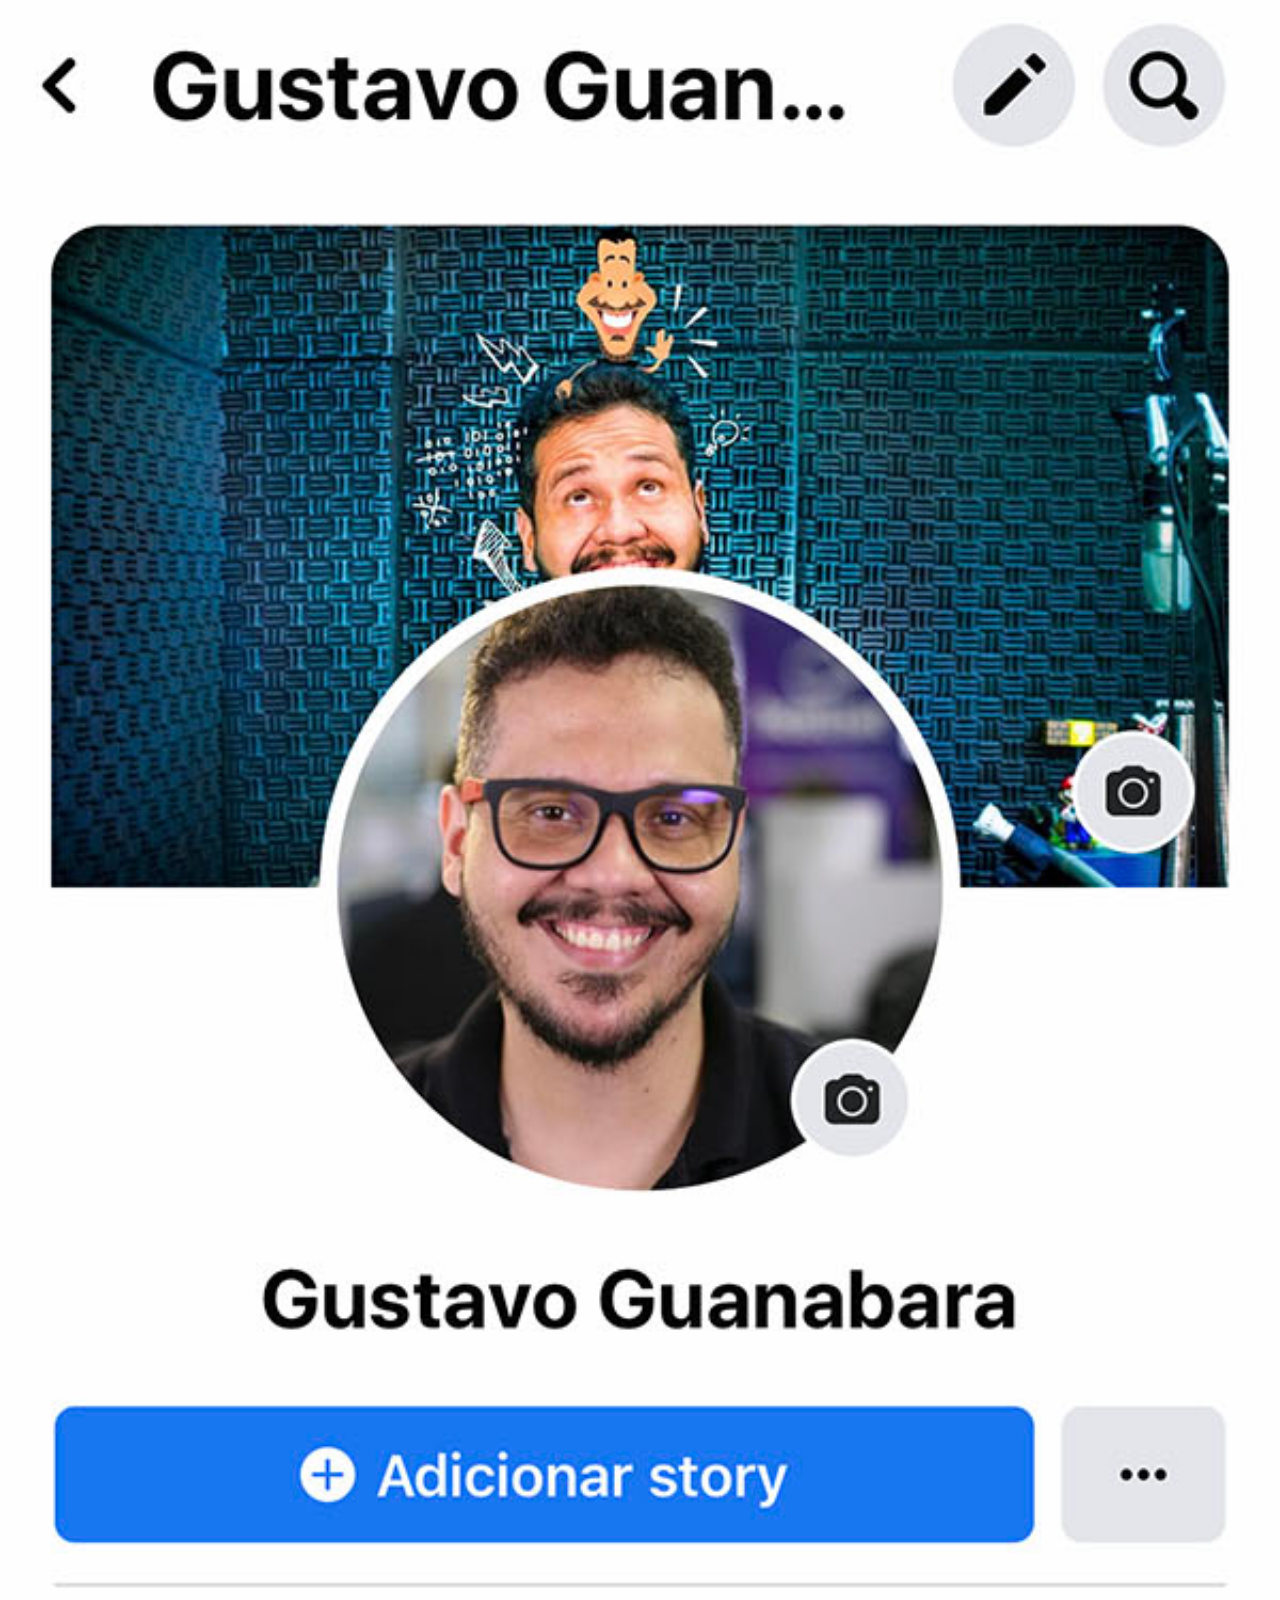
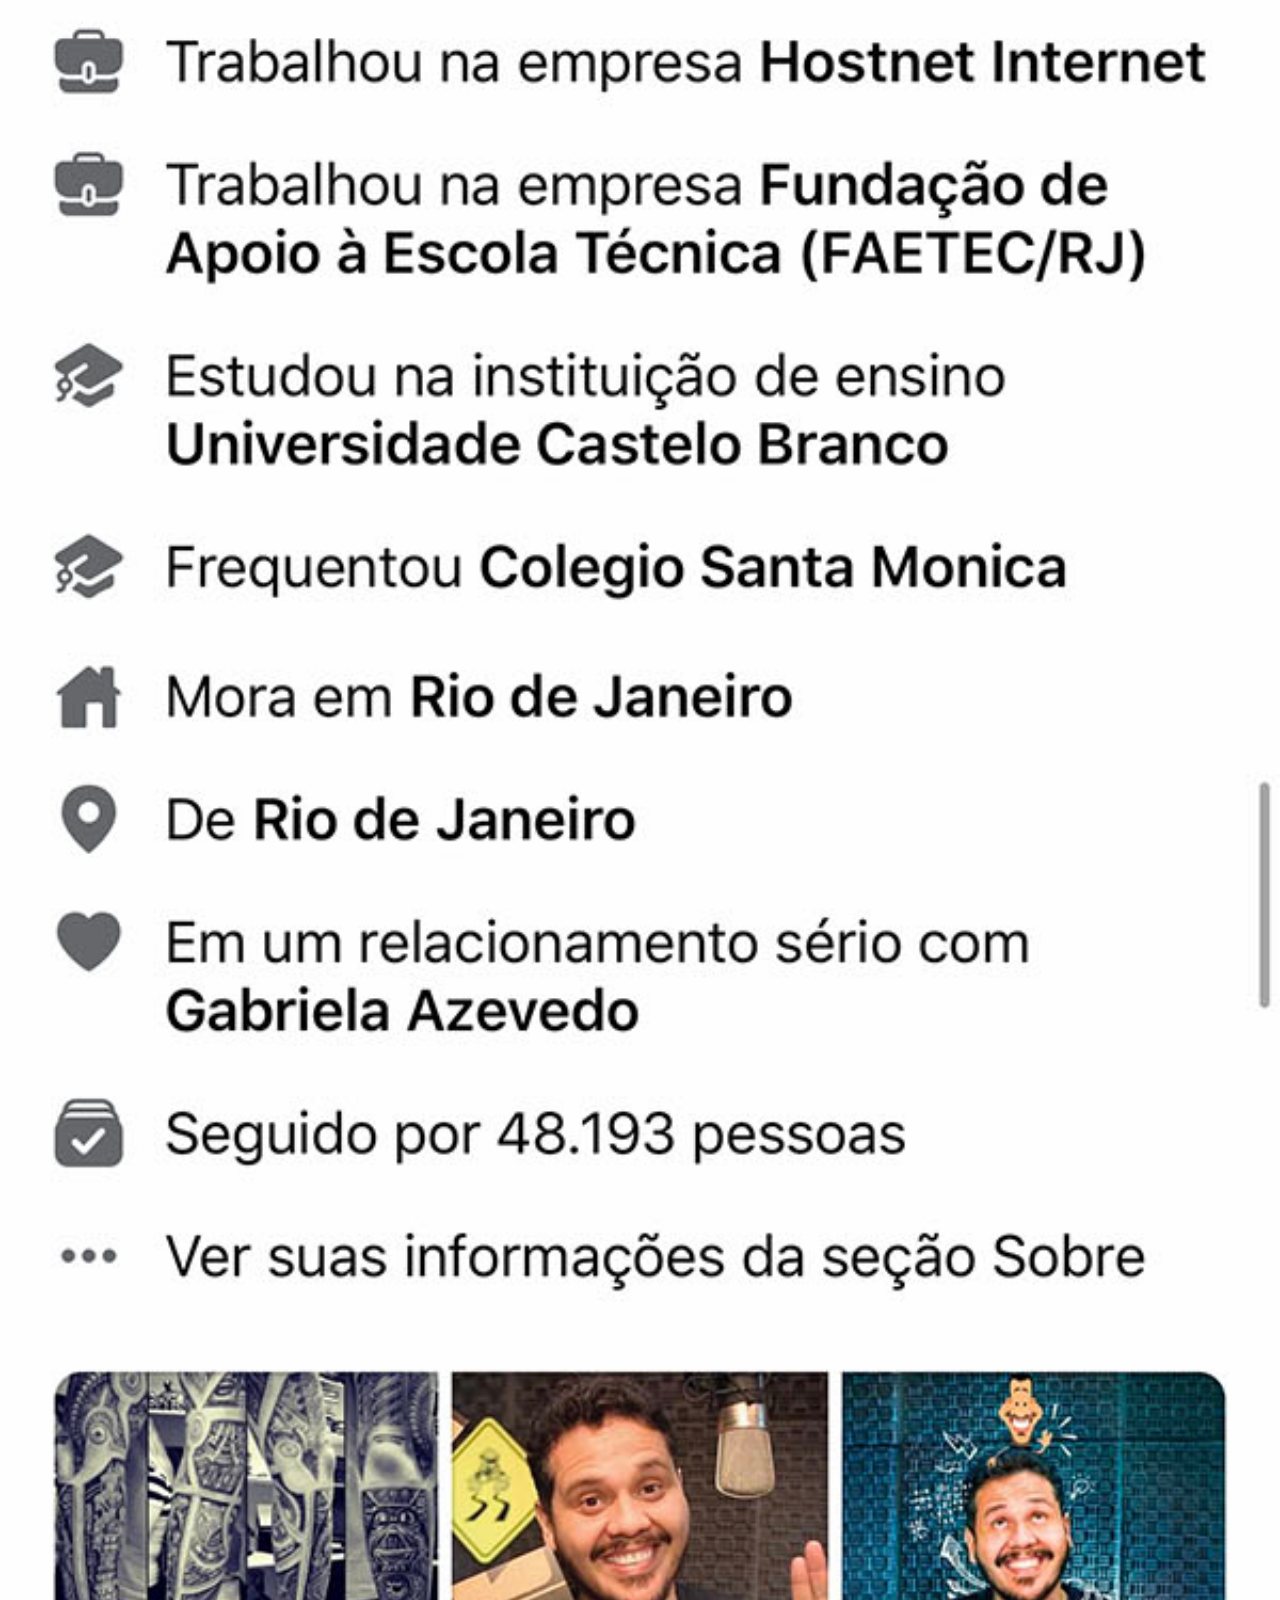
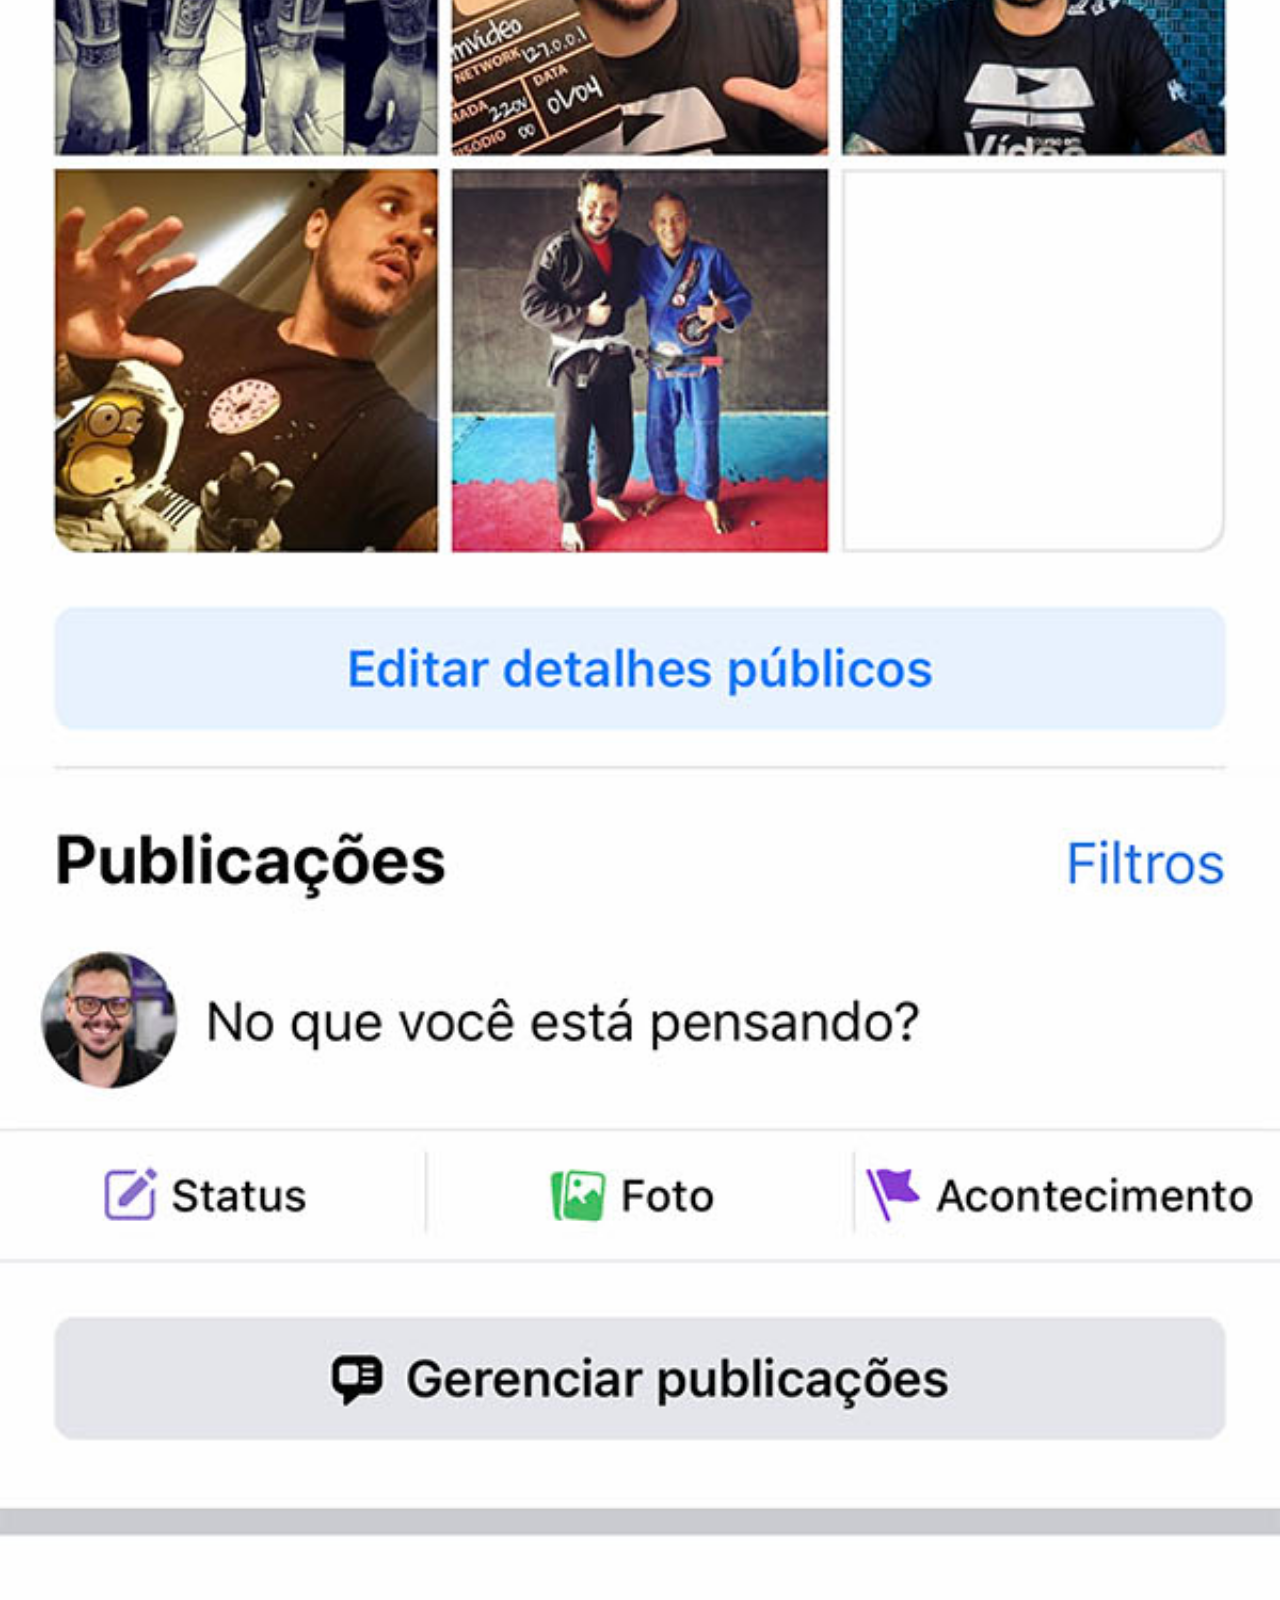
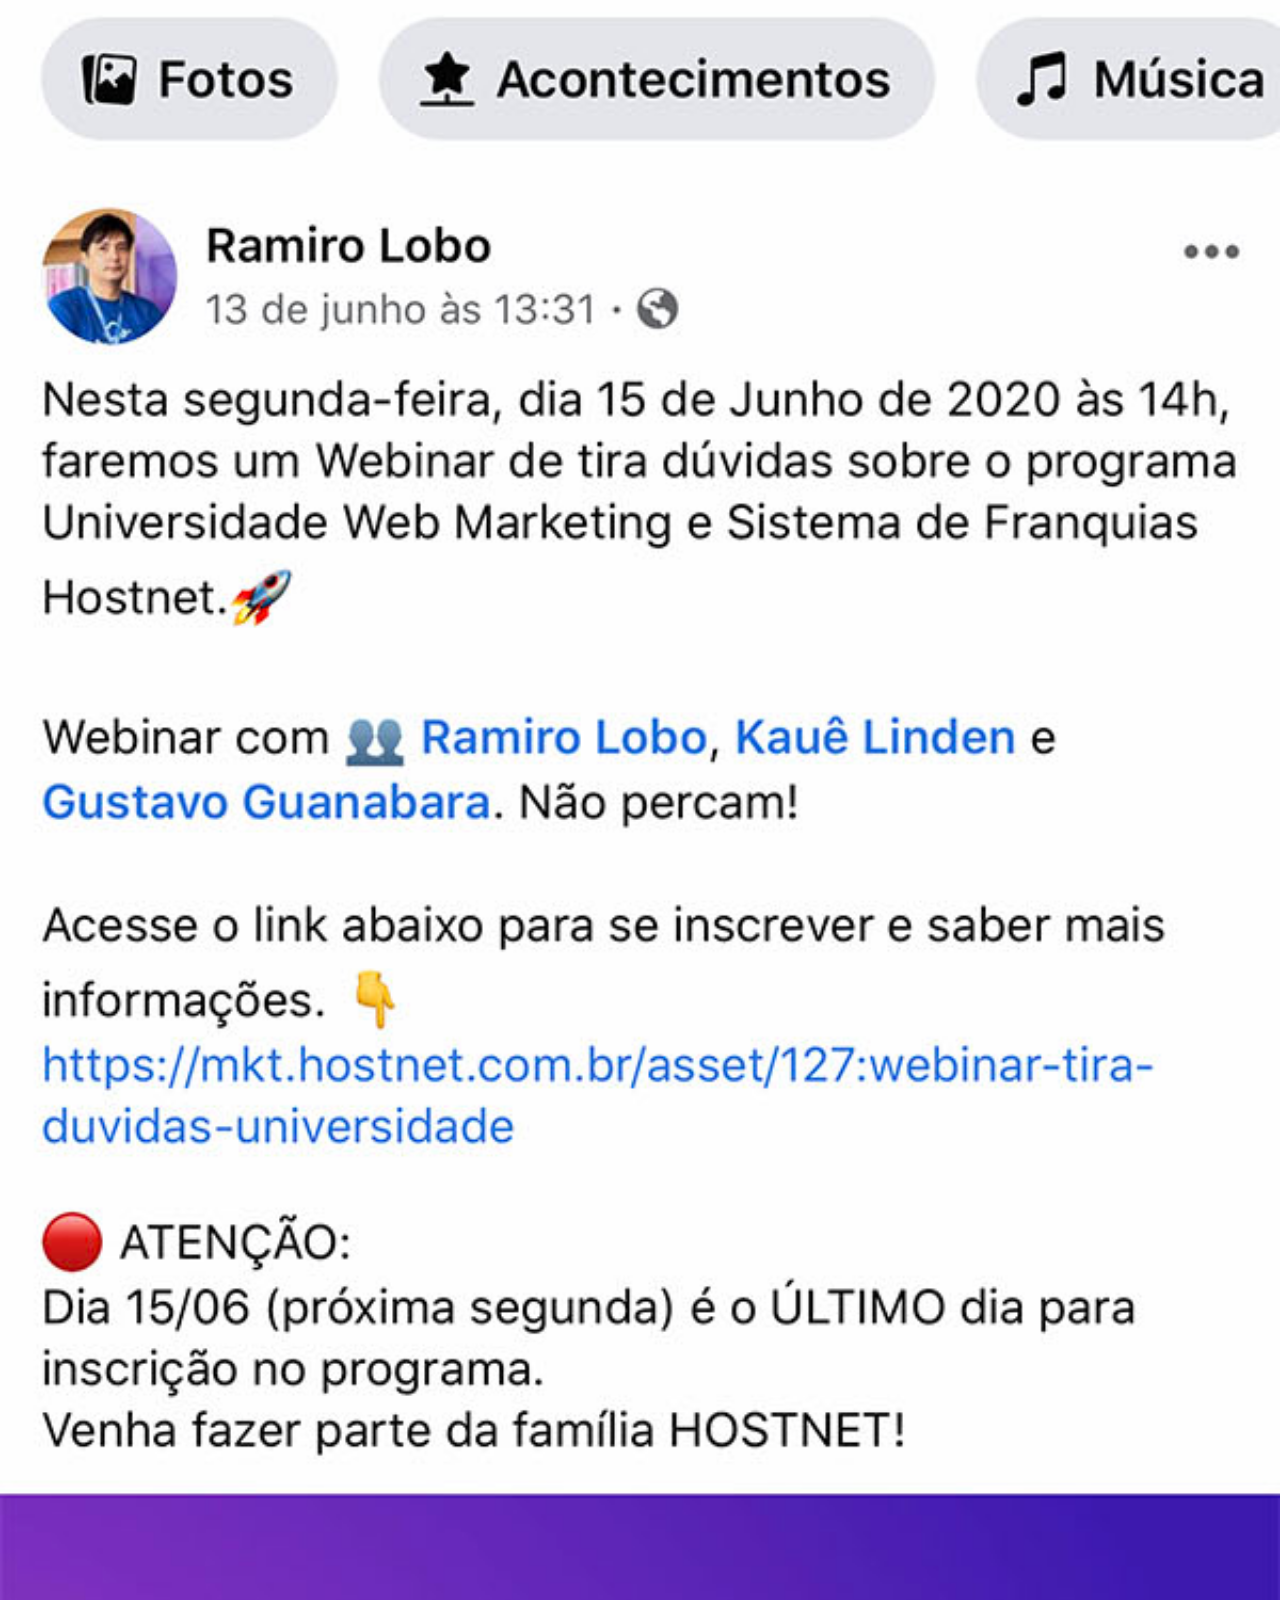
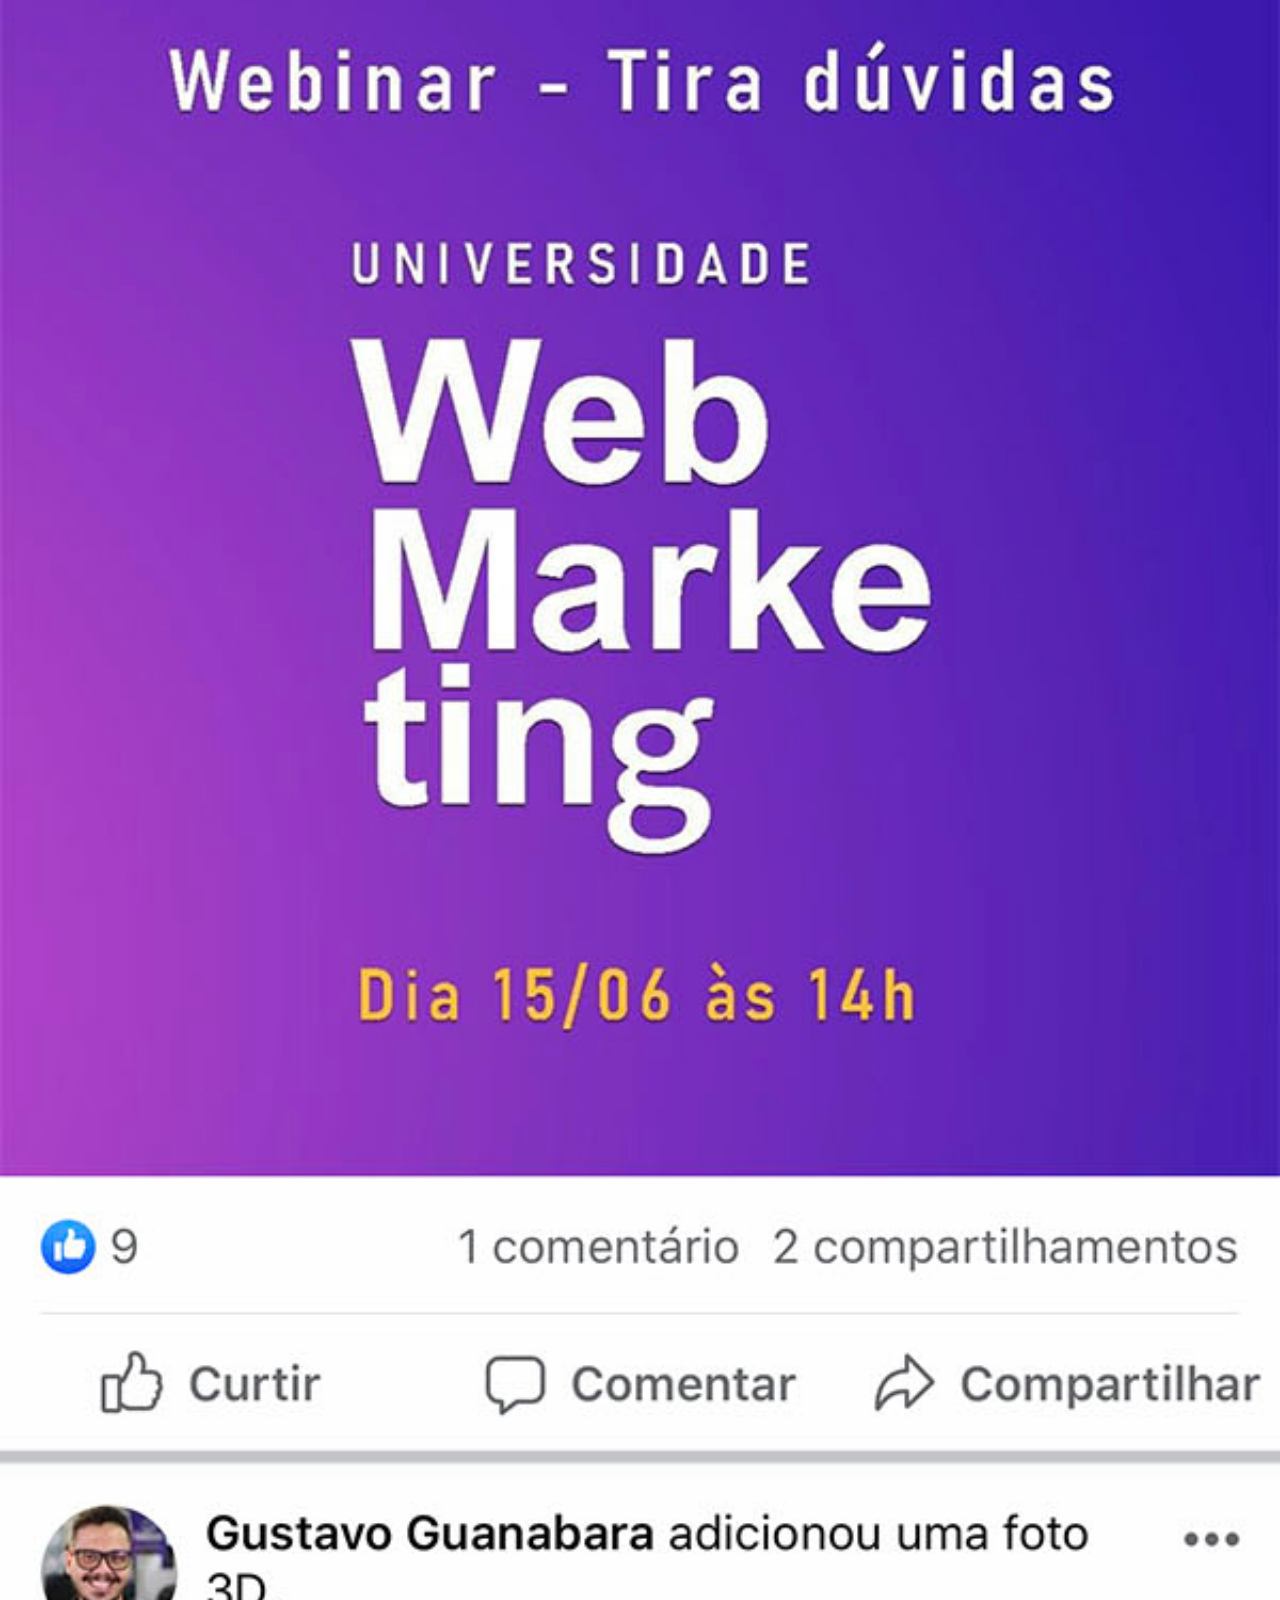
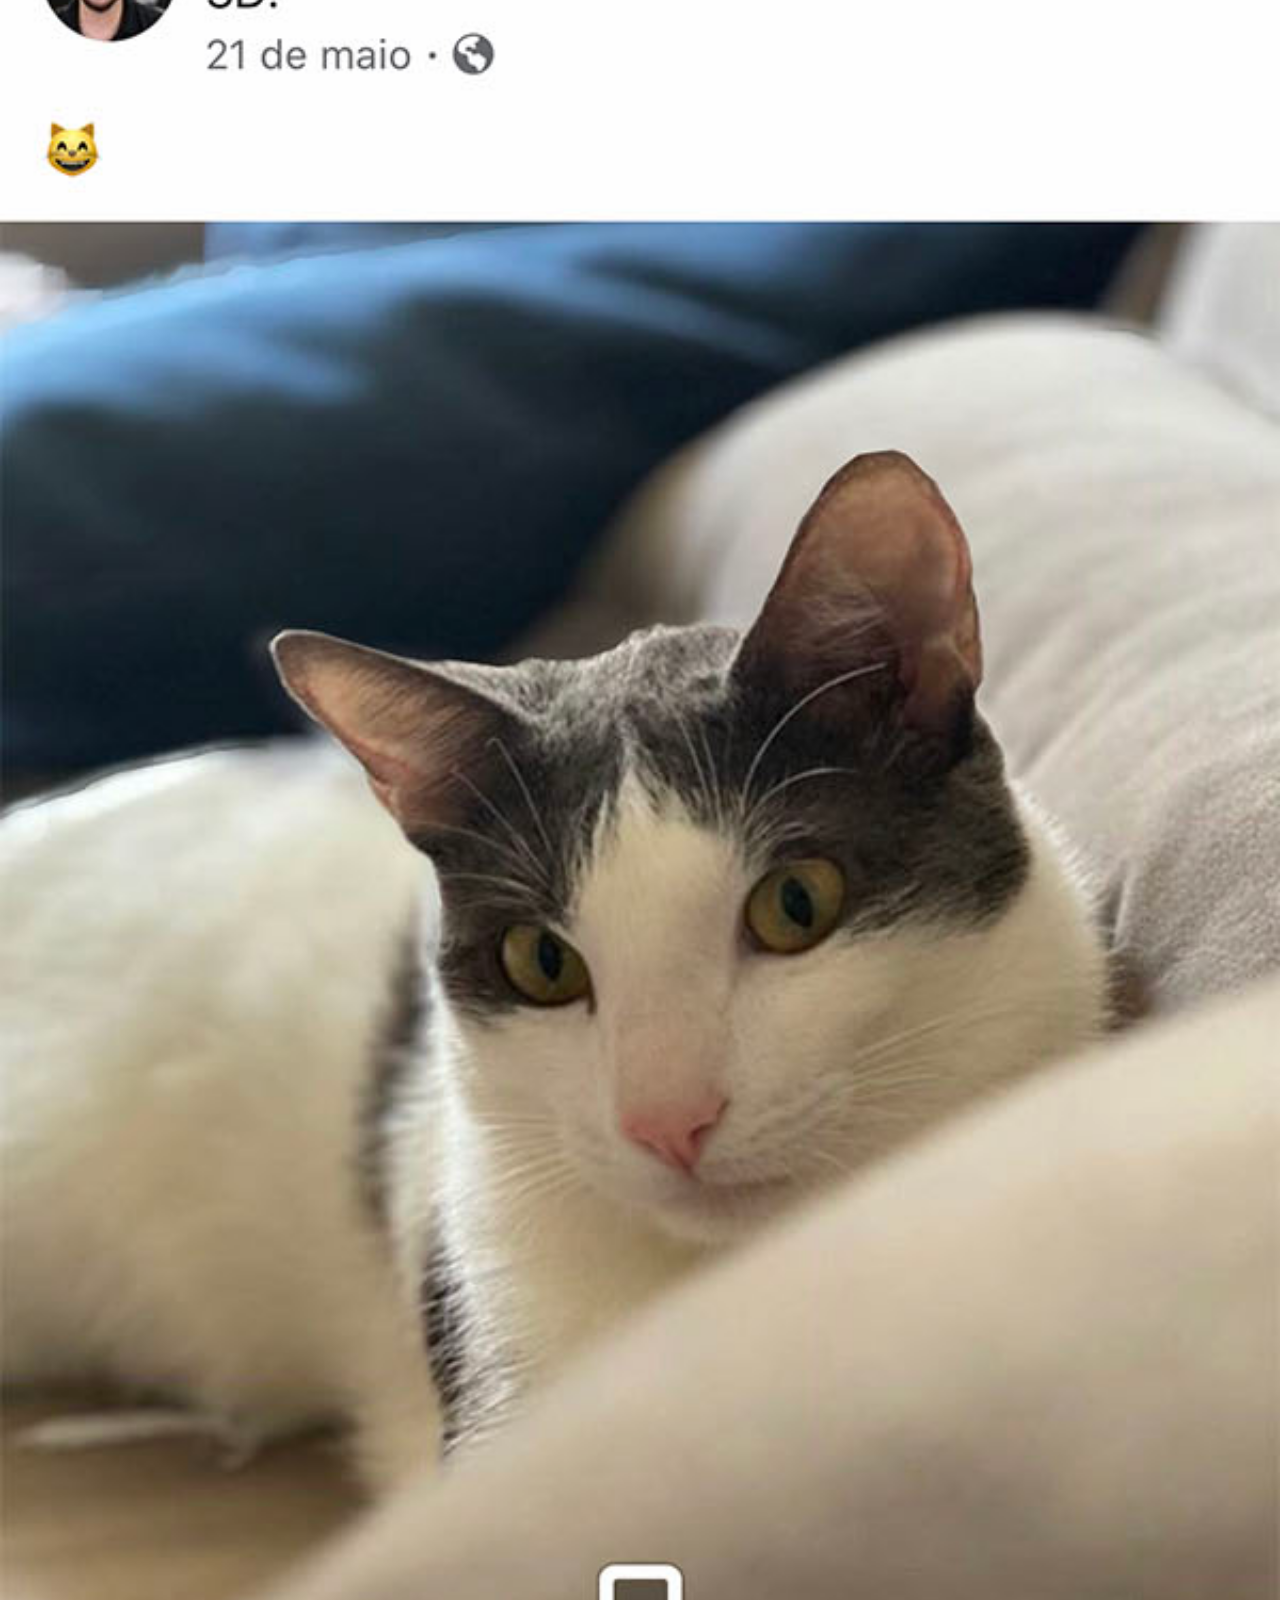
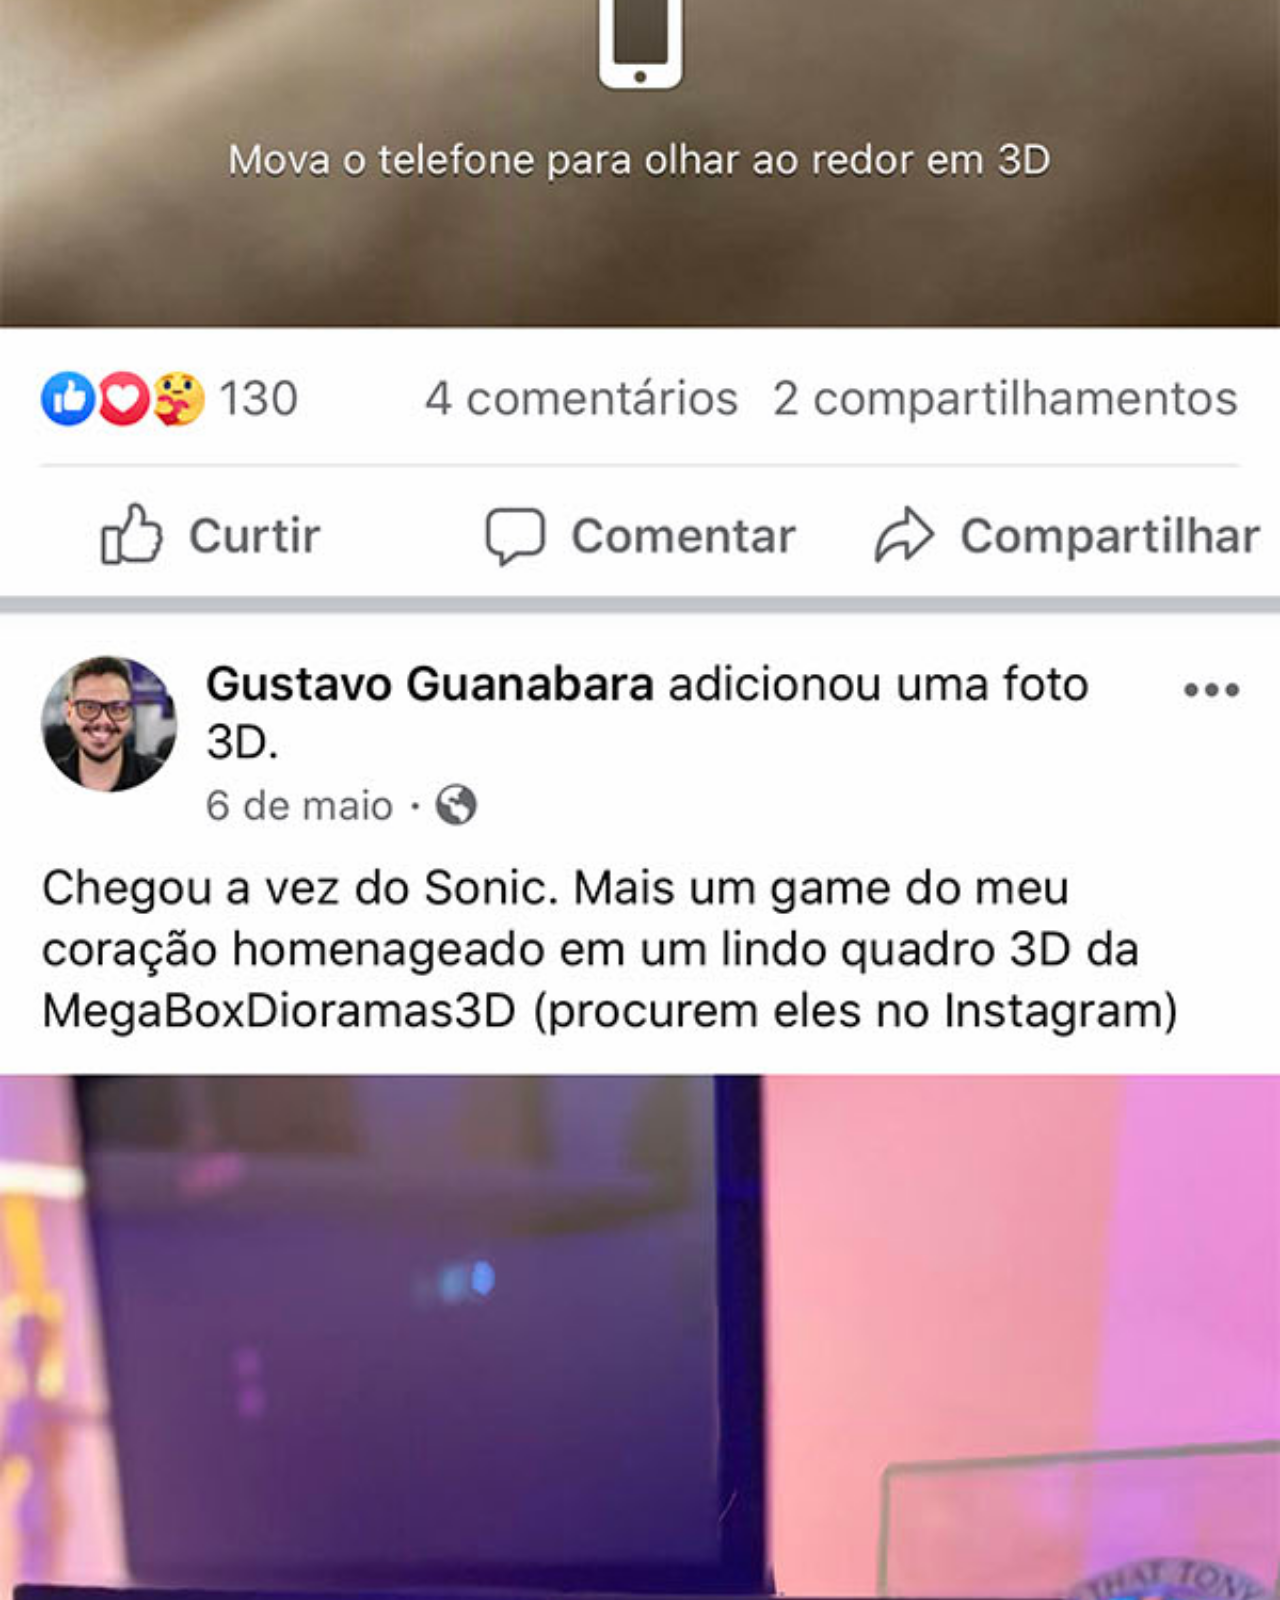
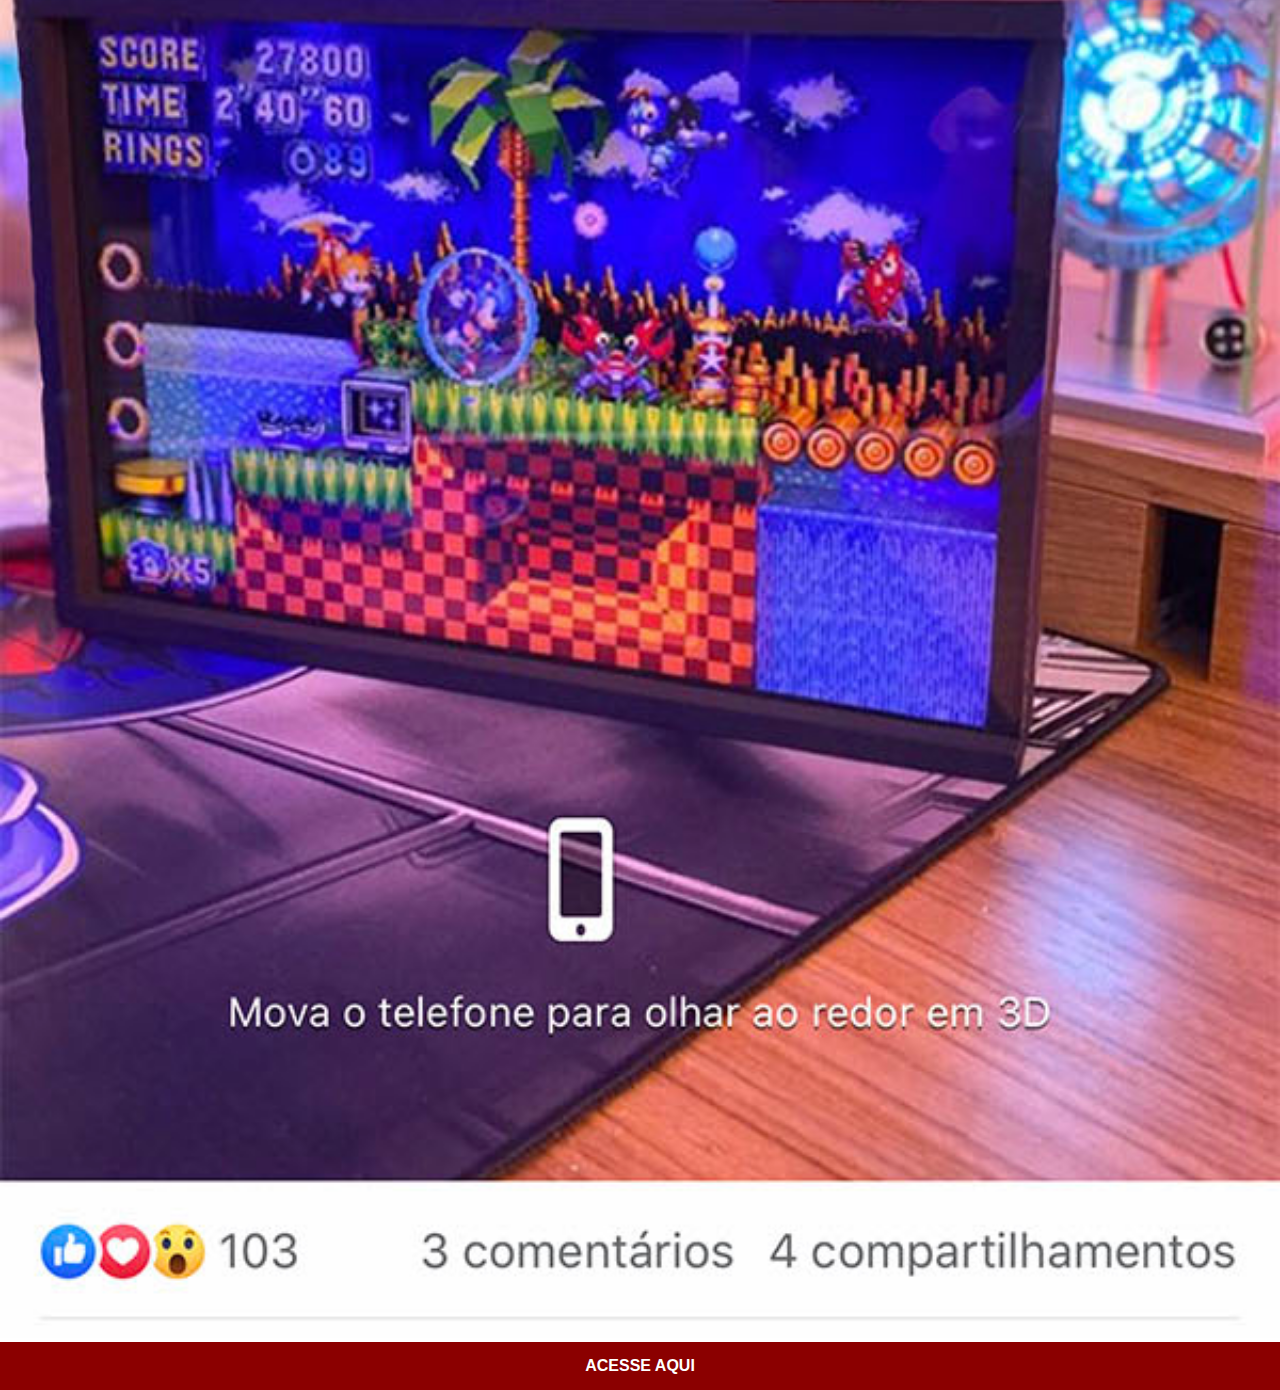
<file: facebook.html>
<!DOCTYPE html>
<html lang="pt-br">
<head>
    <meta charset="UTF-8">
    <meta name="viewport" content="width=device-width, initial-scale=1.0">
    <title>Document</title>
    <link rel="stylesheet" href="estilos/botoes.css">
</head>
<body>
    <img src="imagens/tela-facebook.jpg" alt="">
    <a href="https://www.facebook.com/gustavoguanabara" target="_blank">ACESSE AQUI</a>
</body>
</html>
</file>
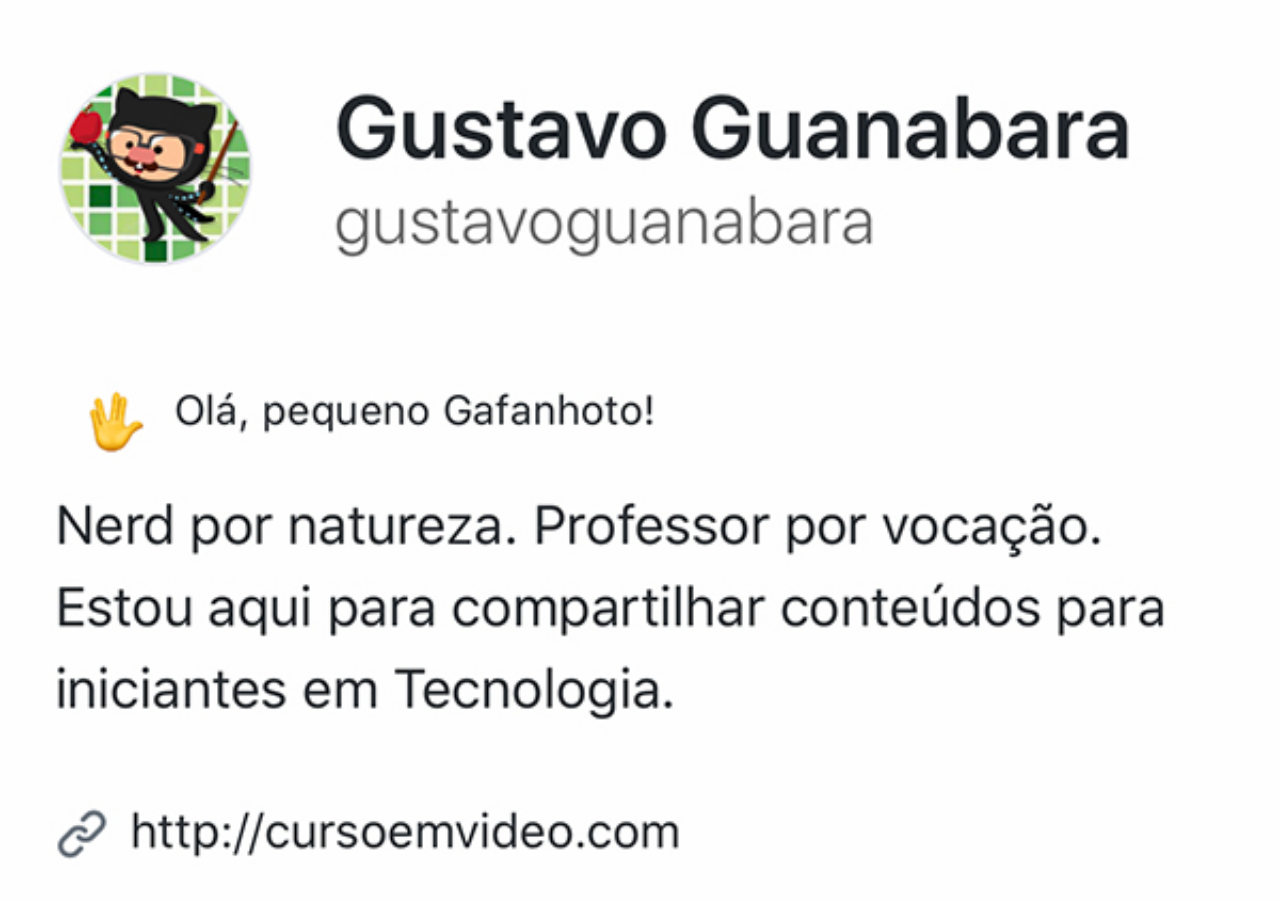
<file: github.html>
<!DOCTYPE html>
<html lang="pt-br">
<head>
    <meta charset="UTF-8">
    <meta name="viewport" content="width=device-width, initial-scale=1.0">
    <title>Document</title>
</head>
<style>
    * {
        margin: 0px;
        padding: 0px;
    }

    body {
        width: 100vw;
        height: 100vh;
        background: black url(imagens/tela-github.jpg) no-repeat top center;
        background-size: cover;
    }
</style>
<body>
    
</body>
</html>
</file>
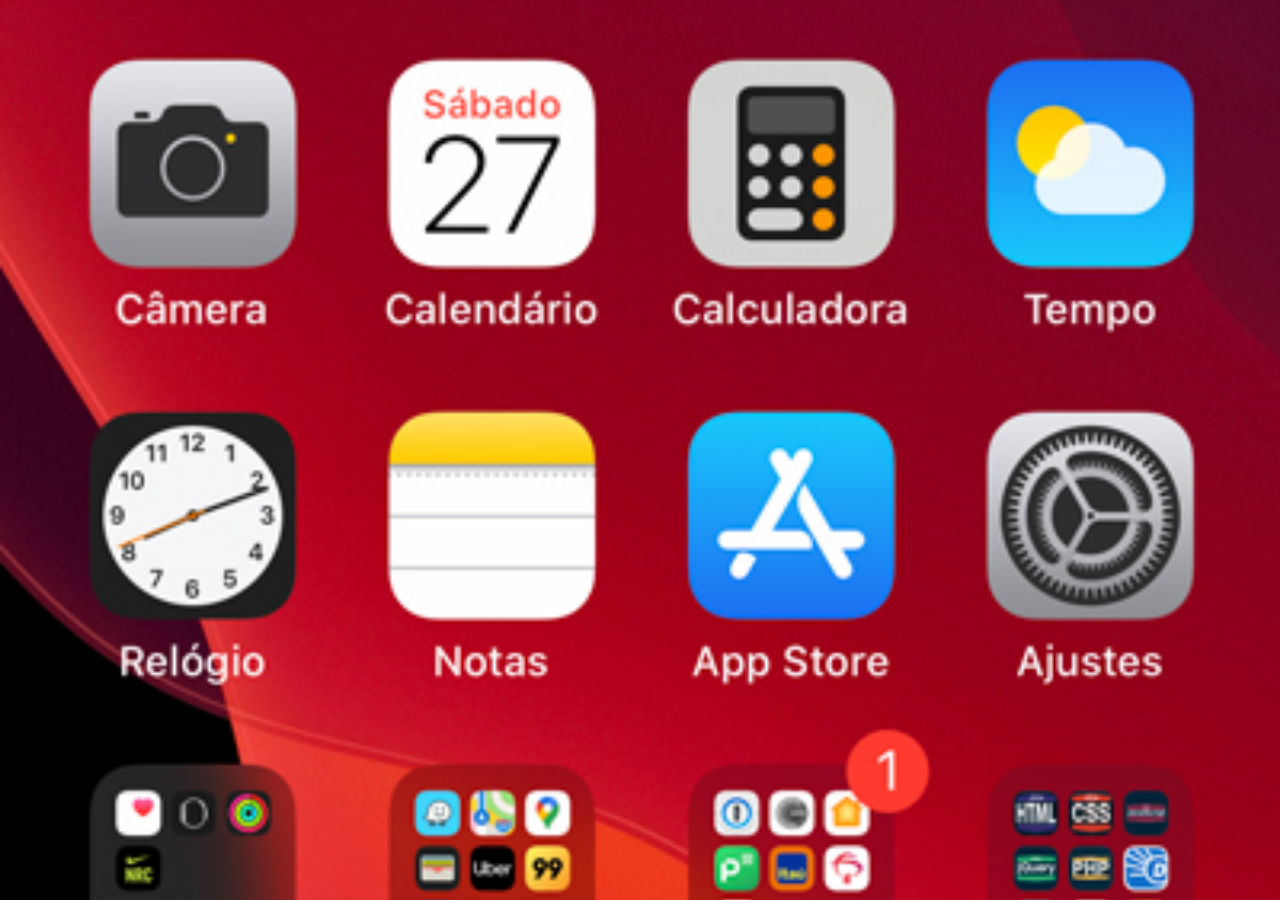
<file: home.html>
<!DOCTYPE html>
<html lang="pt-br">
<head>
    <meta charset="UTF-8">
    <meta name="viewport" content="width=device-width, initial-scale=1.0">
    <title>Home</title>
</head>
<style>
    * {
        margin: 0px;
        padding: 0px;
    }

    body {
        width: 100vw;
        height: 100vh;
        background: black url(imagens/tela-home.jpg) no-repeat top center;
        background-size: cover;
    }
</style>
<body>
    
</body>
</html>
</file>
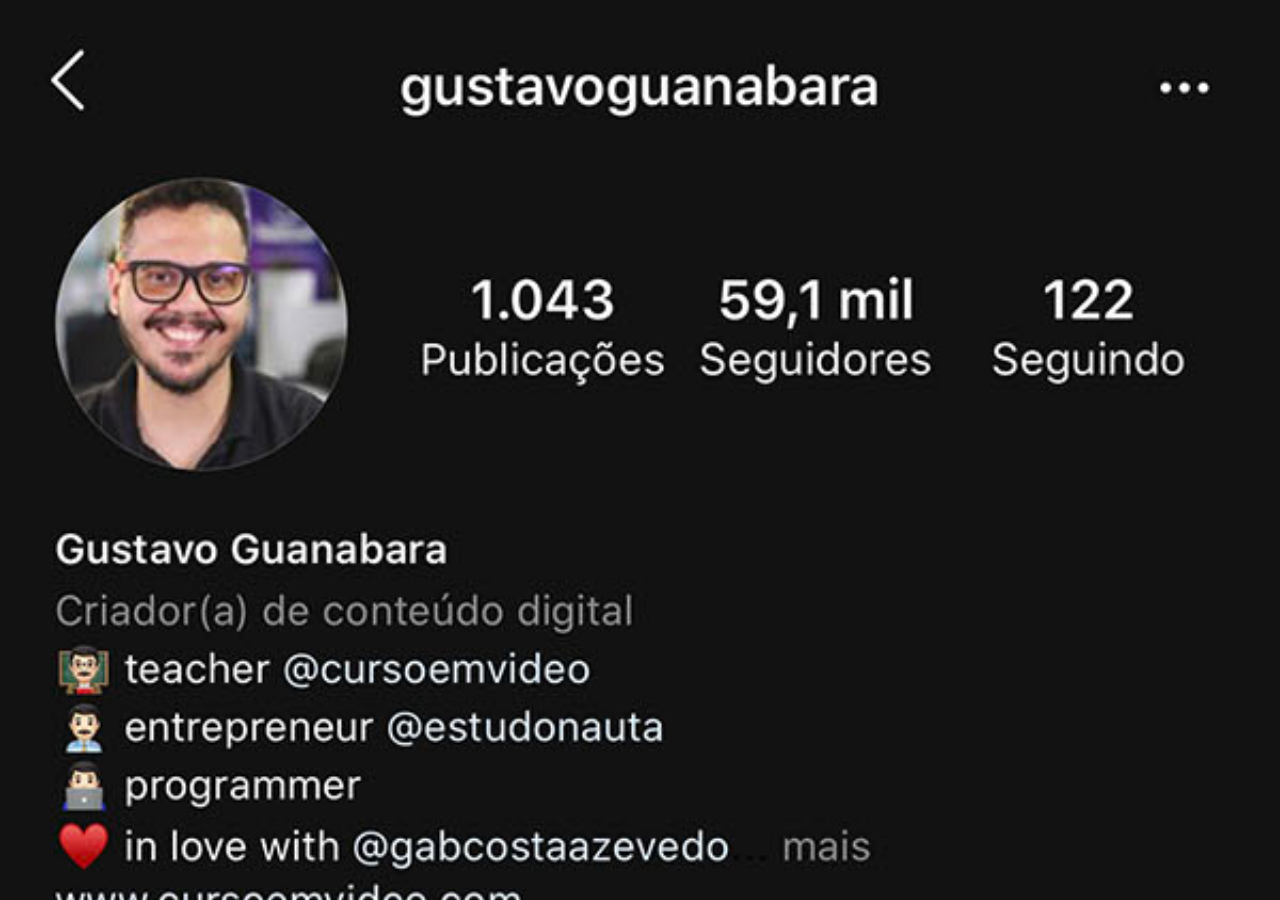
<file: instagram.html>
<!DOCTYPE html>
<html lang="pt-br">
<head>
    <meta charset="UTF-8">
    <meta name="viewport" content="width=device-width, initial-scale=1.0">
    <title>Document</title>
</head>
<style>
    * {
        margin: 0px;
        padding: 0px;
    }

    body {
        width: 100vw;
        height: 100vh;
        background: black url(imagens/tela-instagram.jpg) no-repeat top center;
        background-size: cover;
    }
</style>
<body>
    
</body>
</html>
</file>
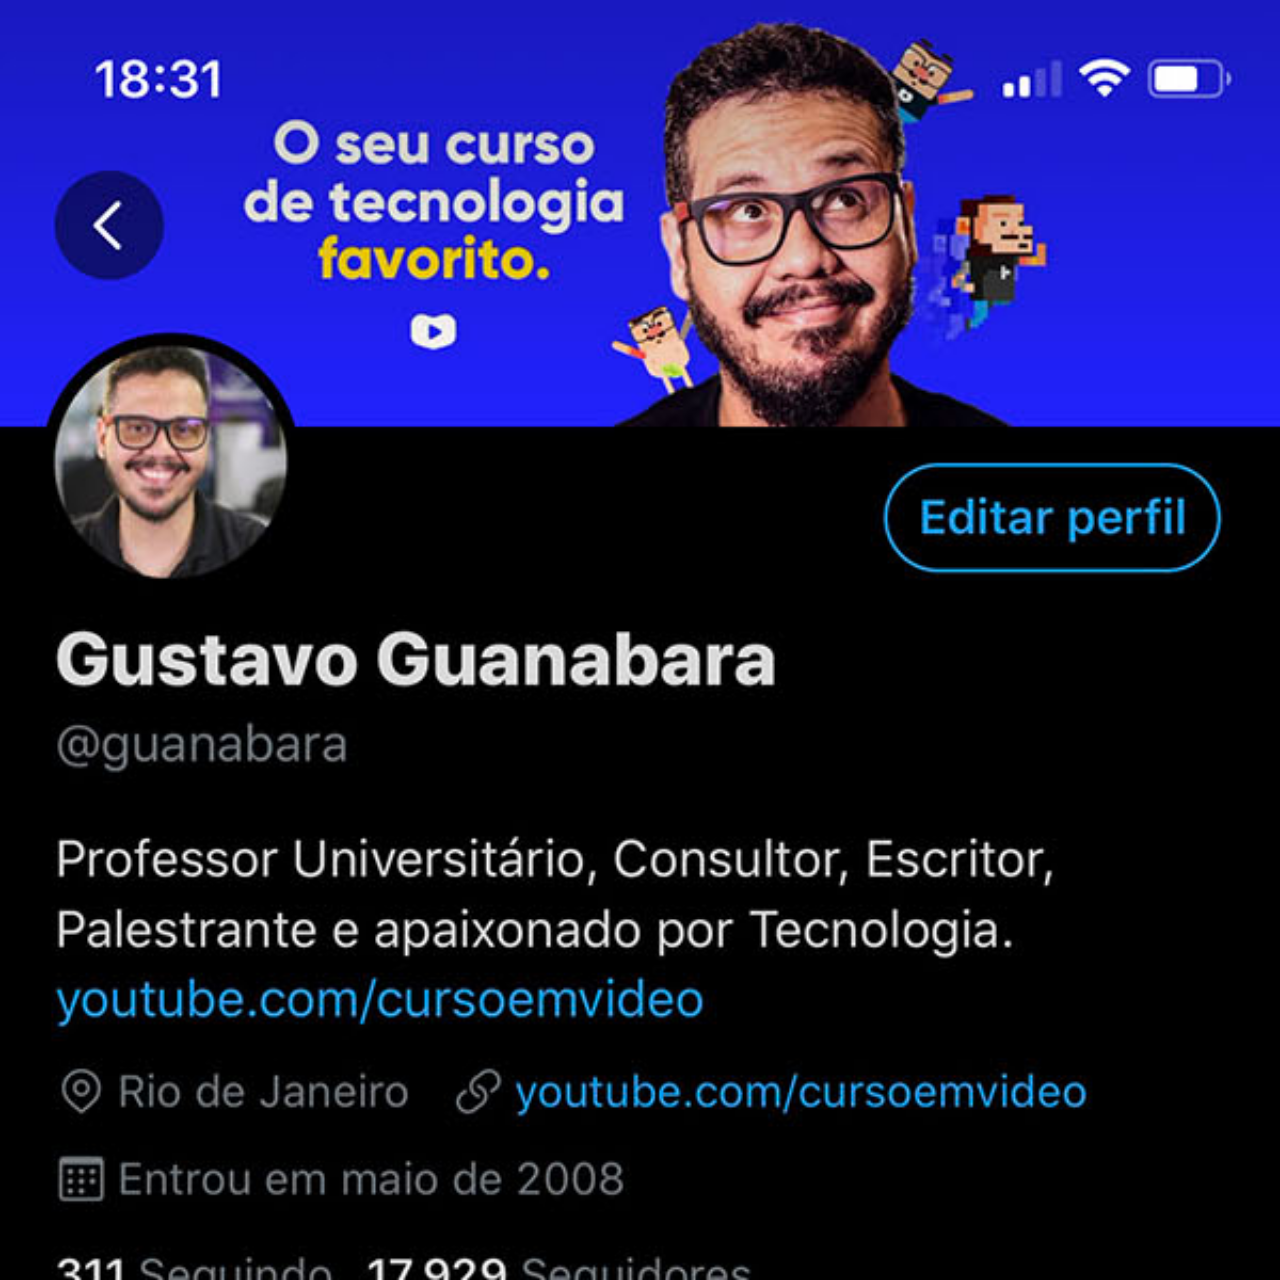
<file: twitter.html>
<!DOCTYPE html>
<html lang="pt-br">
<head>
    <meta charset="UTF-8">
    <meta name="viewport" content="width=device-width, initial-scale=1.0">
    <title>Document</title>
</head>
<style>
    * {
        margin: 0px;
        padding: 0px;
    }

    body {
        width: 100vw;
        height: 100vw;
        background: black url(imagens/tela-twitter.jpg) no-repeat top center;
        background-size: cover;
    }
</style>
<body>
    
</body>
</html>
</file>
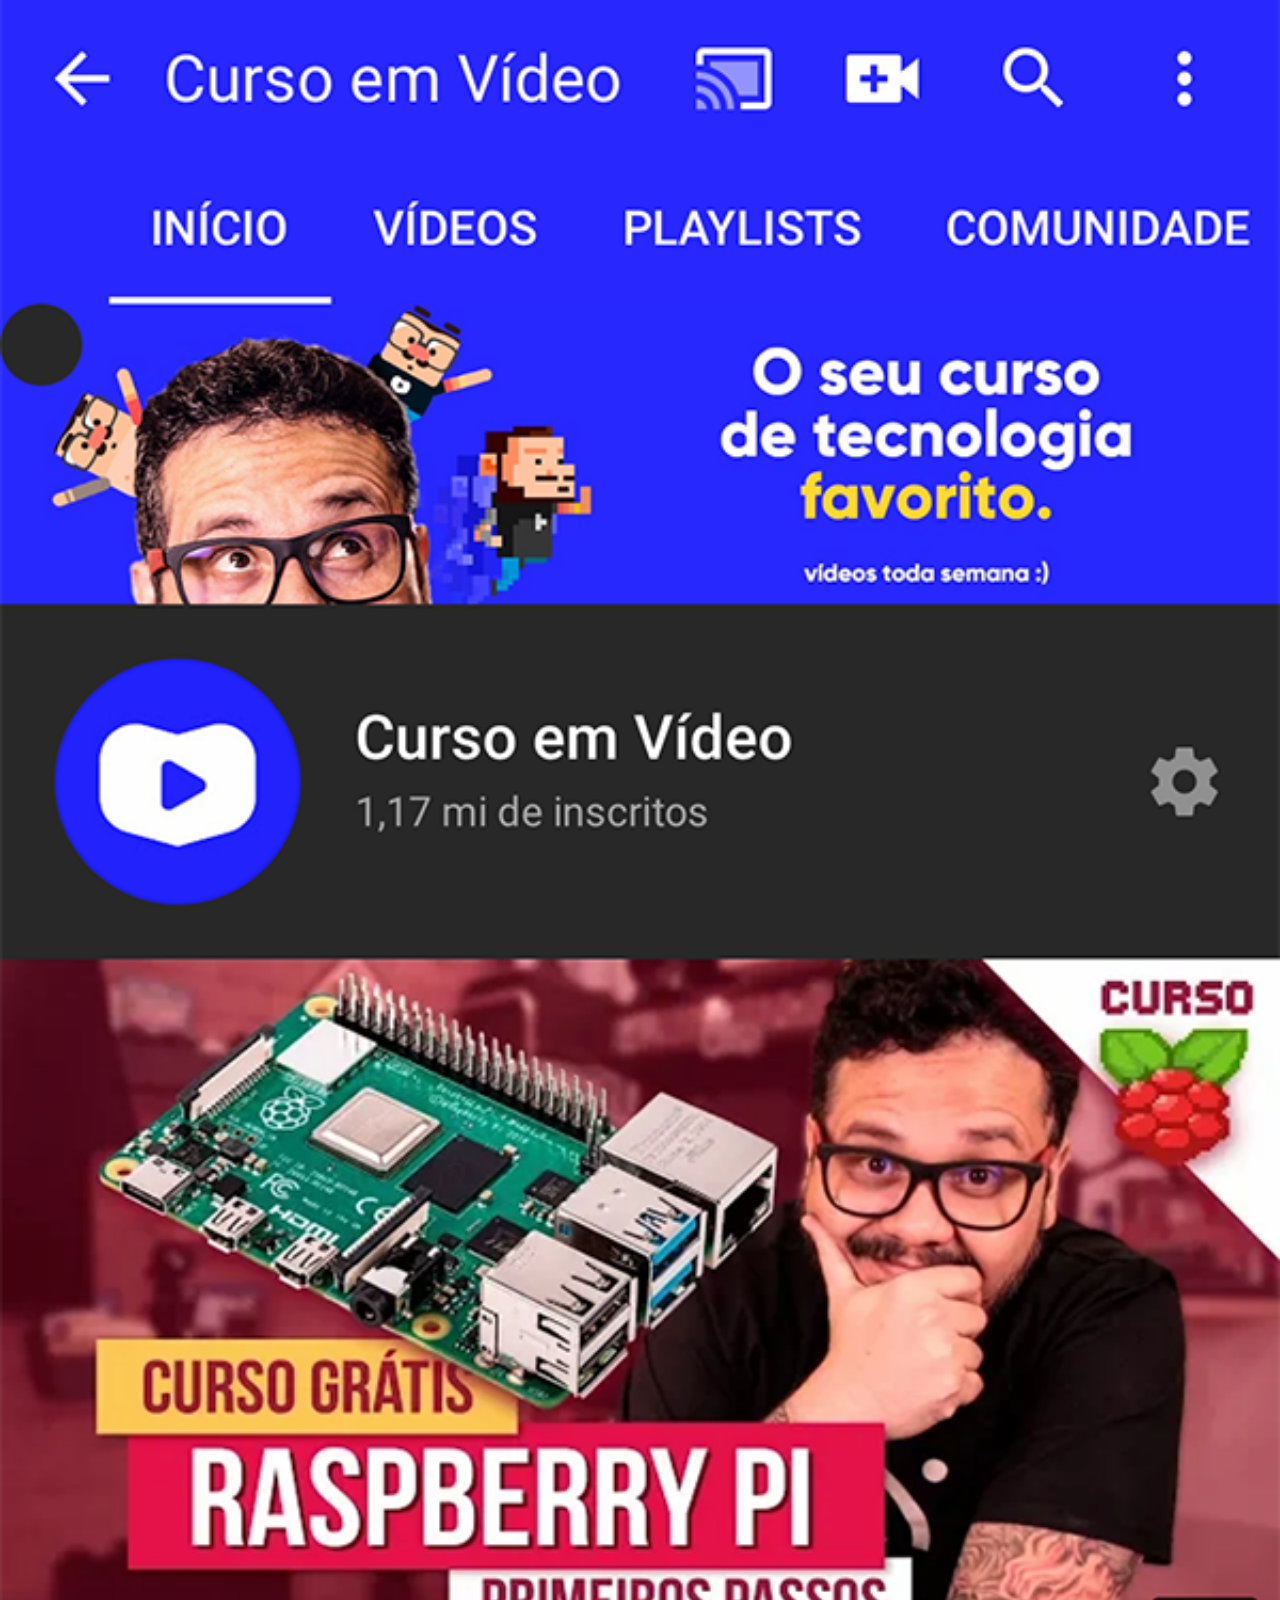
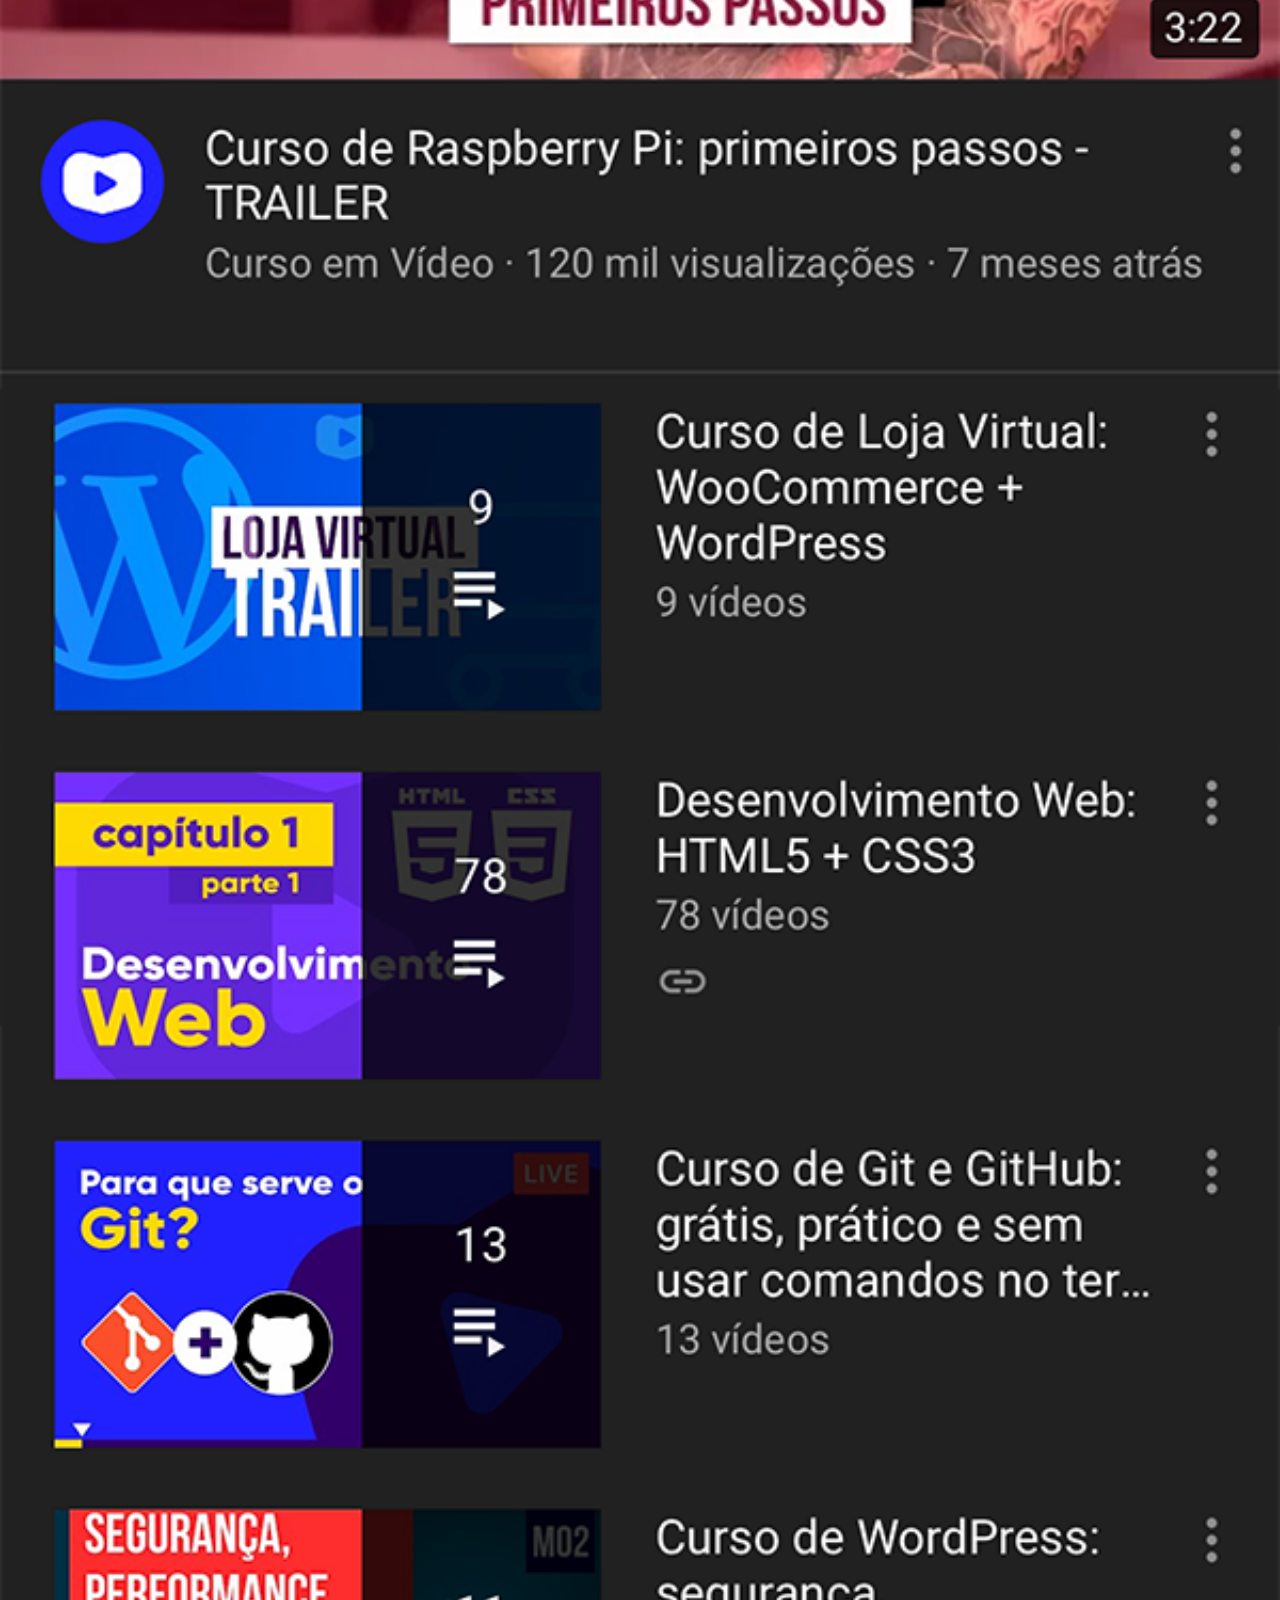
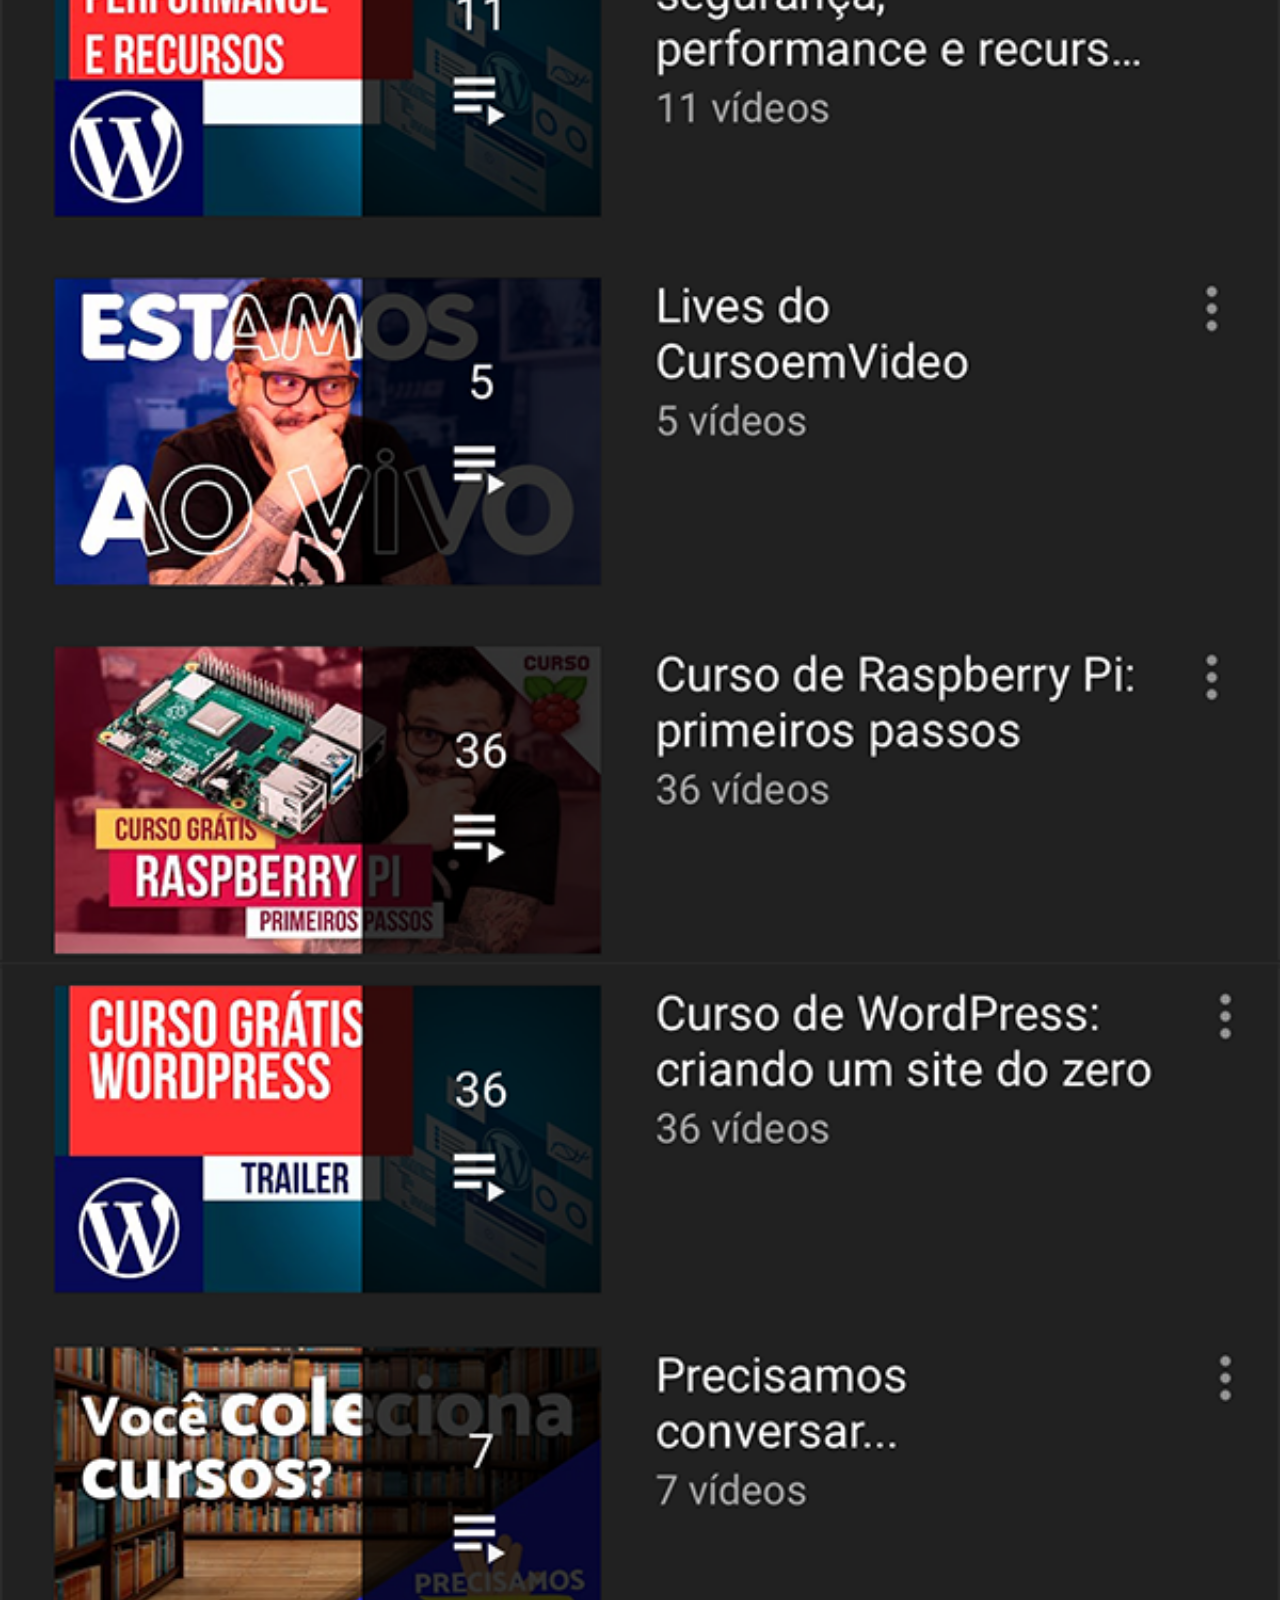
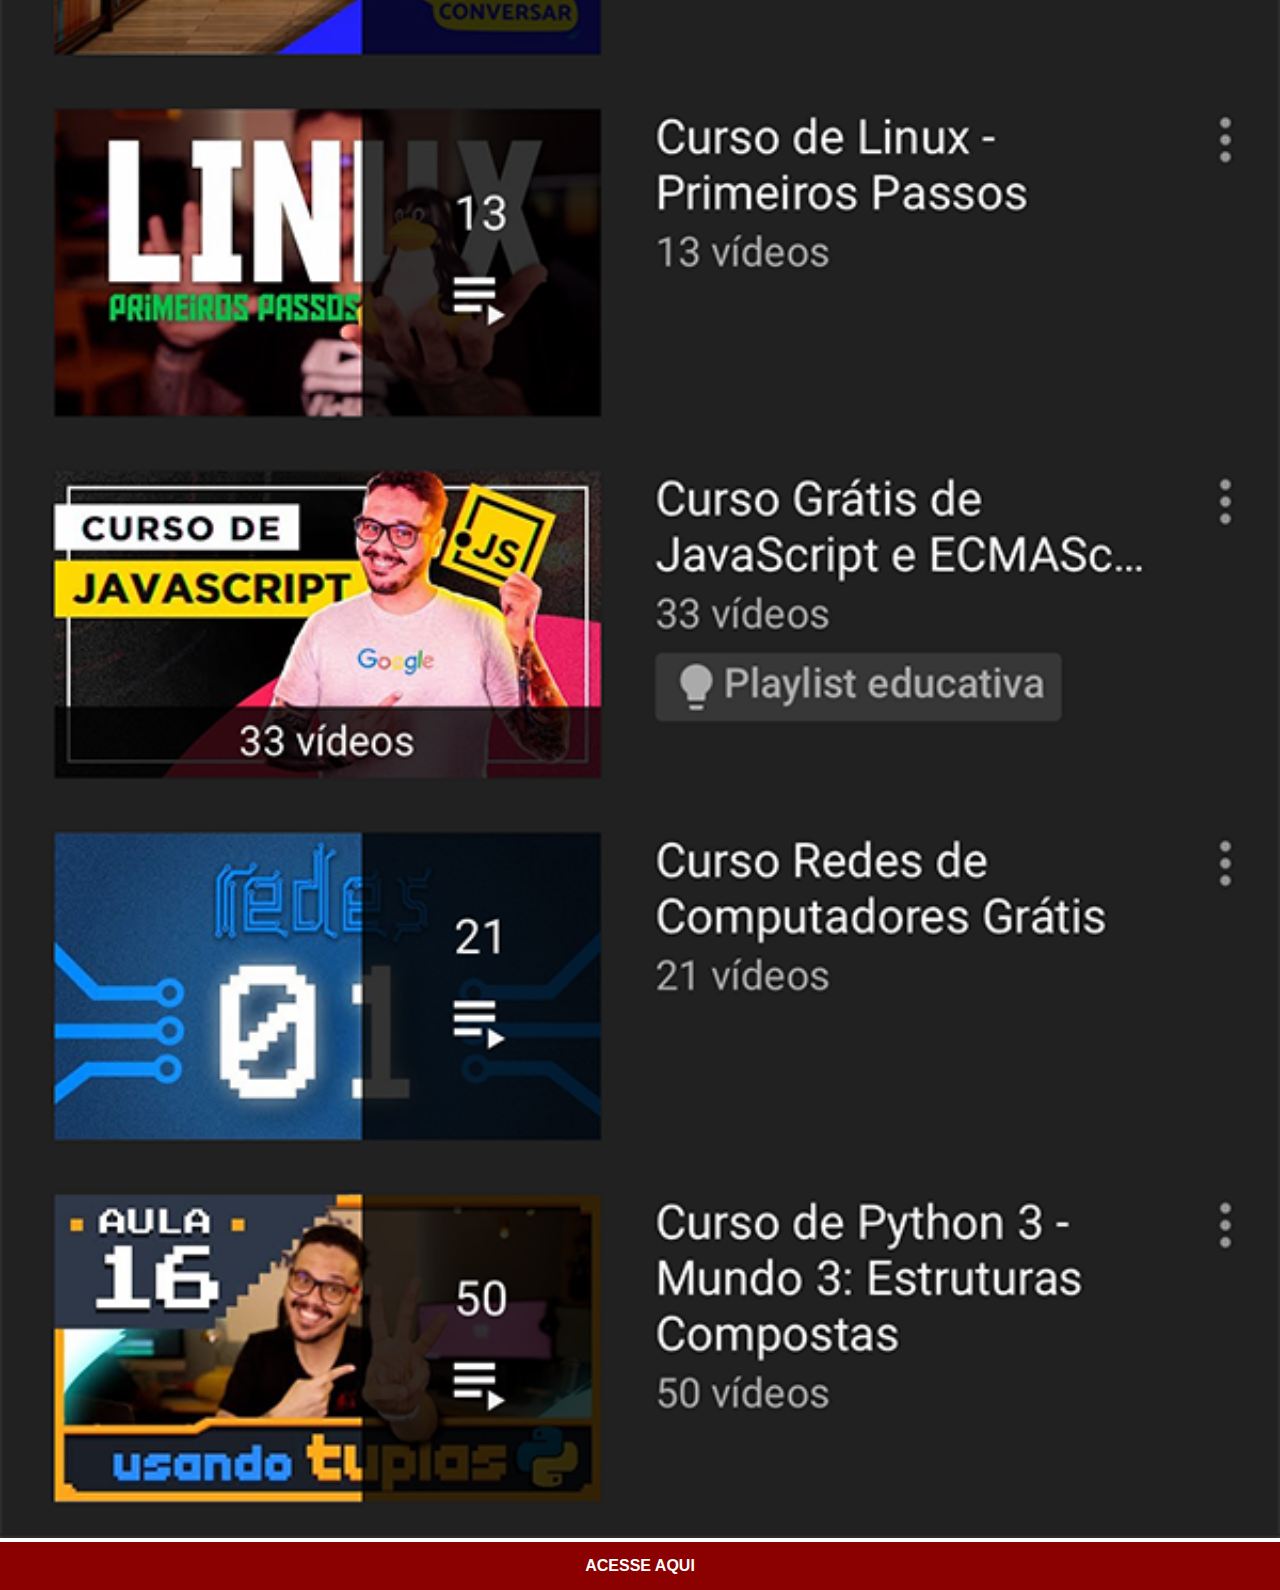
<file: youtube.html>
<!DOCTYPE html>
<html lang="pt-br">
<head>
    <meta charset="UTF-8">
    <meta name="viewport" content="width=device-width, initial-scale=1.0">
    <title>Document</title>
    <link rel="stylesheet" href="estilos/botoes.css">
</head>
<body>
    <img src="imagens/tela-youtube.png" alt="">
    <a href="https://www.youtube.com/c/CursoemV%C3%ADdeo" target="_blank">ACESSE AQUI</a>
</body>
</html>
</file>
<file: estilos/botoes.css>
@charset "utf-8";

* {
        margin: 0px;
        padding: 0px;
        font-family: Arial, Helvetica, sans-serif;
    }

    ::-webkit-scrollbar {
        width: 0px;
        height: 0px;
    }

    img {
        width: 100vw;
    }

    a {
        display: block;
        text-align: center;
        text-decoration: none;
        font-weight: bold;
        background-color: darkred;
        color: white;
        padding: 15px;
    }

    a:hover {
        background-color: red;
    }
</file>
